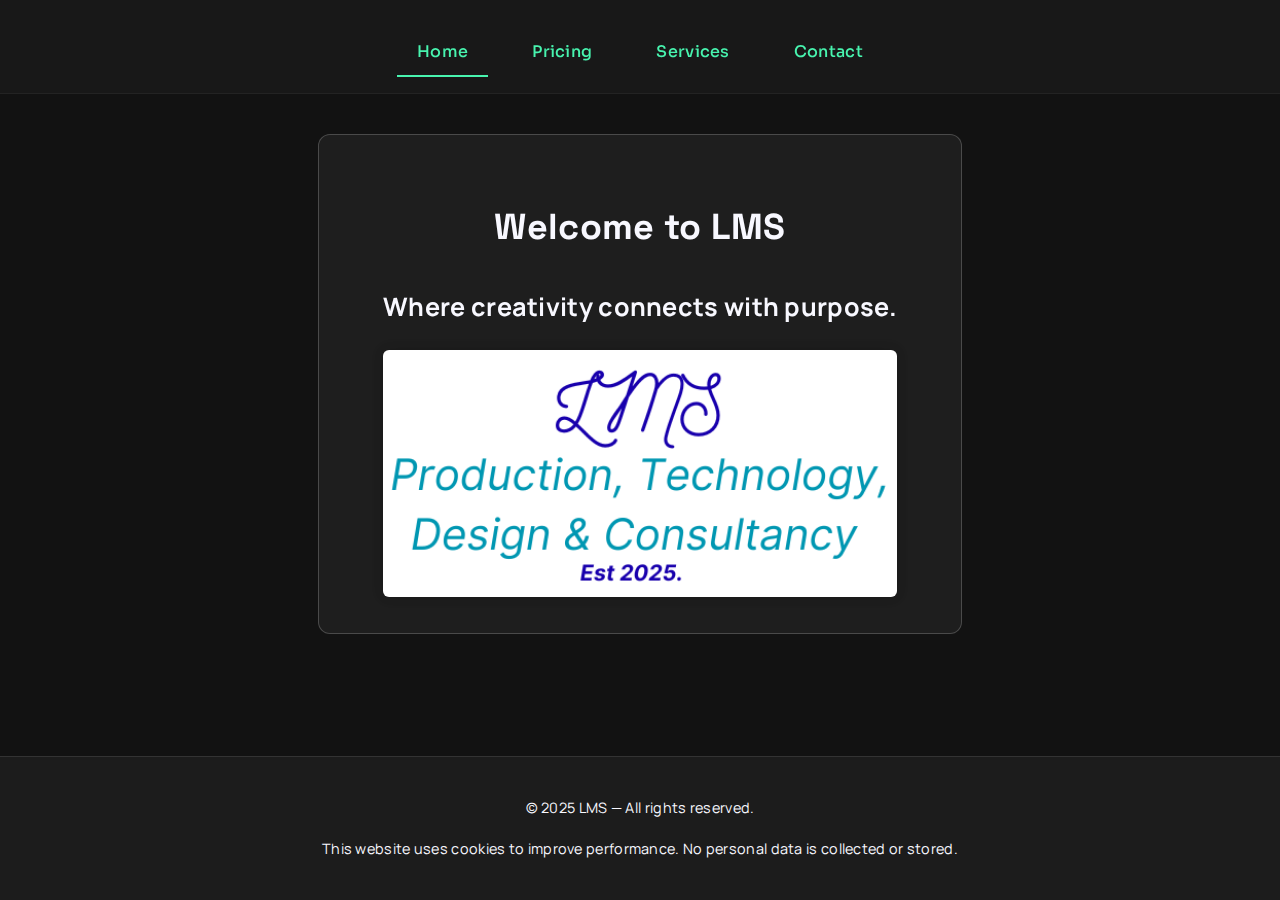
<file: index.html>
<!DOCTYPE html>
<html lang="en">
<head>
  <meta charset="UTF-8" />
  <meta name="viewport" content="width=device-width, initial-scale=1.0" />
  <meta name="description" content="Welcome to LMS – A clean, modern layout with glassmorphism styling, responsive navigation, and accessibility-focused design." />
  <title>Home - LMS</title>

  <!-- 👓 Google Fonts -->
  <link href="https://fonts.googleapis.com/css2?family=Manrope:wght@400;500;700&family=Space+Grotesk:wght@400;600;700&family=Sora:wght@400;600&display=swap" rel="stylesheet">

  <!-- 🎨 CSS & Scripts -->
  <link rel="stylesheet" href="style.css" />
  <script defer src="menu.js"></script>
</head>
<body>
  <div class="layout">

    <!-- 🍔 Hamburger Toggle Button -->
    <button class="hamburger" aria-label="Toggle Menu" aria-expanded="false">
      <div class="hamburger-icon-wrapper">
        <span class="menu-icon">&#9776;</span>
        <span class="close-icon" style="display: none;">&times;</span>
      </div>
    </button>

    <!-- 🧭 Navigation -->
    <header>
      <nav>
        <div class="nav-container">
          <ul class="nav-links" role="navigation" aria-label="Main navigation">
            <li><a href="index.html" class="active">Home</a></li>
            <li><a href="pricing.html">Pricing</a></li>
            <li><a href="services.html">Services</a></li>
            <li><a href="contact.html">Contact</a></li>
          </ul>
        </div>
      </nav>
    </header>

    <!-- 🏠 Main Content -->
    <main class="page-wrapper">
      <section class="card homepage-card">
        <h1 class="card-title">Welcome to LMS</h1>
        <h2 class="card-subtitle">Where creativity connects with purpose.</h2>
        <div class="image-wrapper">
          <img src="LMS.png" alt="Illustration representing LMS platform" class="logo" />
        </div>
      </section>
    </main>

    <!-- 🧭 Footer -->
    <footer class="site-footer">
      <p>&copy; 2025 LMS — All rights reserved.</p>
      <p>This website uses cookies to improve performance. No personal data is collected or stored.</p>
    </footer>
  </div>
</body>
</html>
</file>
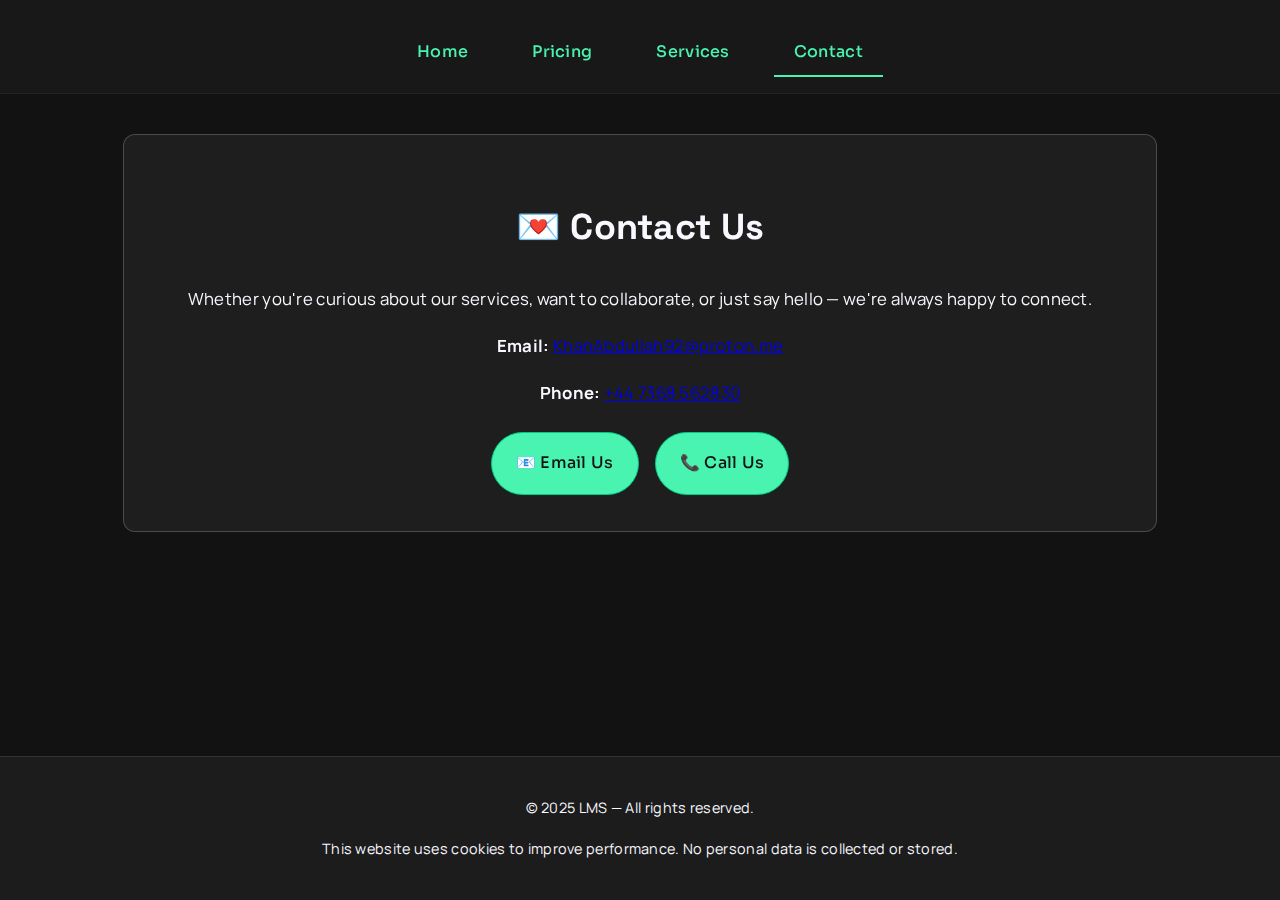
<file: contact.html>
<!DOCTYPE html>
<html lang="en">
<head>
  <meta charset="UTF-8" />
  <meta name="viewport" content="width=device-width, initial-scale=1.0" />
  <meta name="description" content="Reach out to LMS via email or phone — we’re here to support your creative and educational projects." />
  <title>Contact - LMS</title>

  <!-- 👓 Google Fonts -->
  <link href="https://fonts.googleapis.com/css2?family=Manrope:wght@400;500;700&family=Space+Grotesk:wght@400;600;700&family=Sora:wght@400;600&display=swap" rel="stylesheet">

  <!-- 🎨 CSS & JS -->
  <link rel="stylesheet" href="style.css" />
  <script defer src="menu.js"></script>
</head>
<body>
  <div class="layout">

    <!-- 🍔 Hamburger Toggle Button -->
    <button class="hamburger" aria-label="Toggle Menu" aria-expanded="false">
      <div class="hamburger-icon-wrapper">
        <span class="menu-icon">&#9776;</span>
        <span class="close-icon" style="display: none;">&times;</span>
      </div>
    </button>

    <!-- 🧭 Navigation -->
    <header>
      <nav>
        <div class="nav-container">
          <ul class="nav-links" role="navigation" aria-label="Main navigation">
            <li><a href="index.html">Home</a></li>
            <li><a href="pricing.html">Pricing</a></li>
            <li><a href="services.html">Services</a></li>
            <li><a href="contact.html" class="active">Contact</a></li>
          </ul>
        </div>
      </nav>
    </header>

    <!-- 💌 Contact Section -->
    <main class="page-wrapper">
      <section class="card contact-card">
        <h1 class="card-title">💌 Contact Us</h1>
        <p>Whether you're curious about our services, want to collaborate, or just say hello — we're always happy to connect.</p>
        <div class="contact-details">
          <p><strong>Email:</strong> <a href="mailto:KhanAbdullah92@proton.me">KhanAbdullah92@proton.me</a></p>
          <p><strong>Phone:</strong> <a href="tel:+447368562830">+44 7368 562830</a></p>
        </div>
        <div class="contact-actions">
          <a href="mailto:KhanAbdullah92@proton.me" class="contact-button">📧 Email Us</a>
          <a href="tel:+447368562830" class="contact-button">📞 Call Us</a>
        </div>
      </section>
    </main>

    <!-- 🧭 Footer -->
    <footer class="site-footer">
      <p>&copy; 2025 LMS — All rights reserved.</p>
      <p>This website uses cookies to improve performance. No personal data is collected or stored.</p>
    </footer>
  </div>
</body>
</html>
</file>
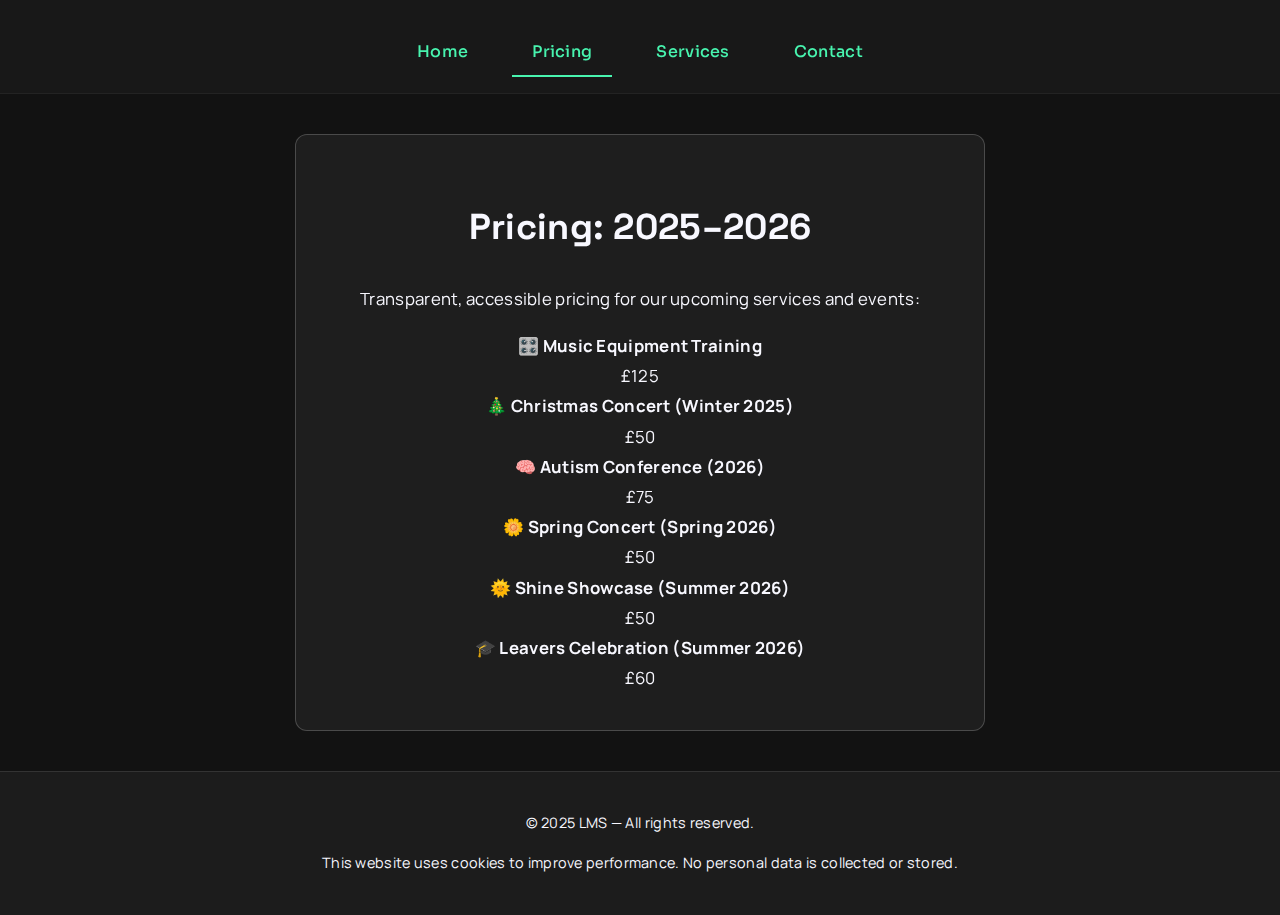
<file: pricing.html>
<!DOCTYPE html>
<html lang="en">
<head>
  <meta charset="UTF-8" />
  <meta name="viewport" content="width=device-width, initial-scale=1.0" />
  <meta name="description" content="Explore LMS pricing for creative services and events in 2025–2026." />
  <title>Pricing - LMS</title>

  <!-- 👓 Google Fonts -->
  <link href="https://fonts.googleapis.com/css2?family=Manrope:wght@400;500;700&family=Space+Grotesk:wght@400;600;700&family=Sora:wght@400;600&display=swap" rel="stylesheet">

  <!-- 🎨 Styles & Scripts -->
  <link rel="stylesheet" href="style.css" />
  <script defer src="menu.js"></script>
</head>
<body>
  <div class="layout">

    <!-- 🍔 Hamburger Toggle Button -->
    <button class="hamburger" aria-label="Toggle Menu" aria-expanded="false">
      <div class="hamburger-icon-wrapper">
        <span class="menu-icon">&#9776;</span>
        <span class="close-icon" style="display: none;">&times;</span>
      </div>
    </button>

    <!-- 🧭 Navigation -->
    <header>
      <nav>
        <div class="nav-container">
          <ul class="nav-links" role="navigation" aria-label="Main navigation">
            <li><a href="index.html">Home</a></li>
            <li><a href="pricing.html" class="active">Pricing</a></li>
            <li><a href="services.html">Services</a></li>
            <li><a href="contact.html">Contact</a></li>
          </ul>
        </div>
      </nav>
    </header>

    <!-- 💳 Pricing Section -->
    <main class="page-wrapper">
      <section class="card pricing-card">
        <h1 class="card-title">Pricing: 2025–2026</h1>
        <p>Transparent, accessible pricing for our upcoming services and events:</p>
        <div class="pricing-grid">
          <div class="pricing-item"><strong>🎛️ Music Equipment Training</strong><br>£125</div>
          <div class="pricing-item"><strong>🎄 Christmas Concert (Winter 2025)</strong><br>£50</div>
          <div class="pricing-item"><strong>🧠 Autism Conference (2026)</strong><br>£75</div>
          <div class="pricing-item"><strong>🌼 Spring Concert (Spring 2026)</strong><br>£50</div>
          <div class="pricing-item"><strong>🌞 Shine Showcase (Summer 2026)</strong><br>£50</div>
          <div class="pricing-item"><strong>🎓 Leavers Celebration (Summer 2026)</strong><br>£60</div>
        </div>
      </section>
    </main>

    <!-- 🧭 Footer -->
    <footer class="site-footer">
      <p>&copy; 2025 LMS — All rights reserved.</p>
      <p>This website uses cookies to improve performance. No personal data is collected or stored.</p>
    </footer>

  </div>
</body>
</html>
</file>
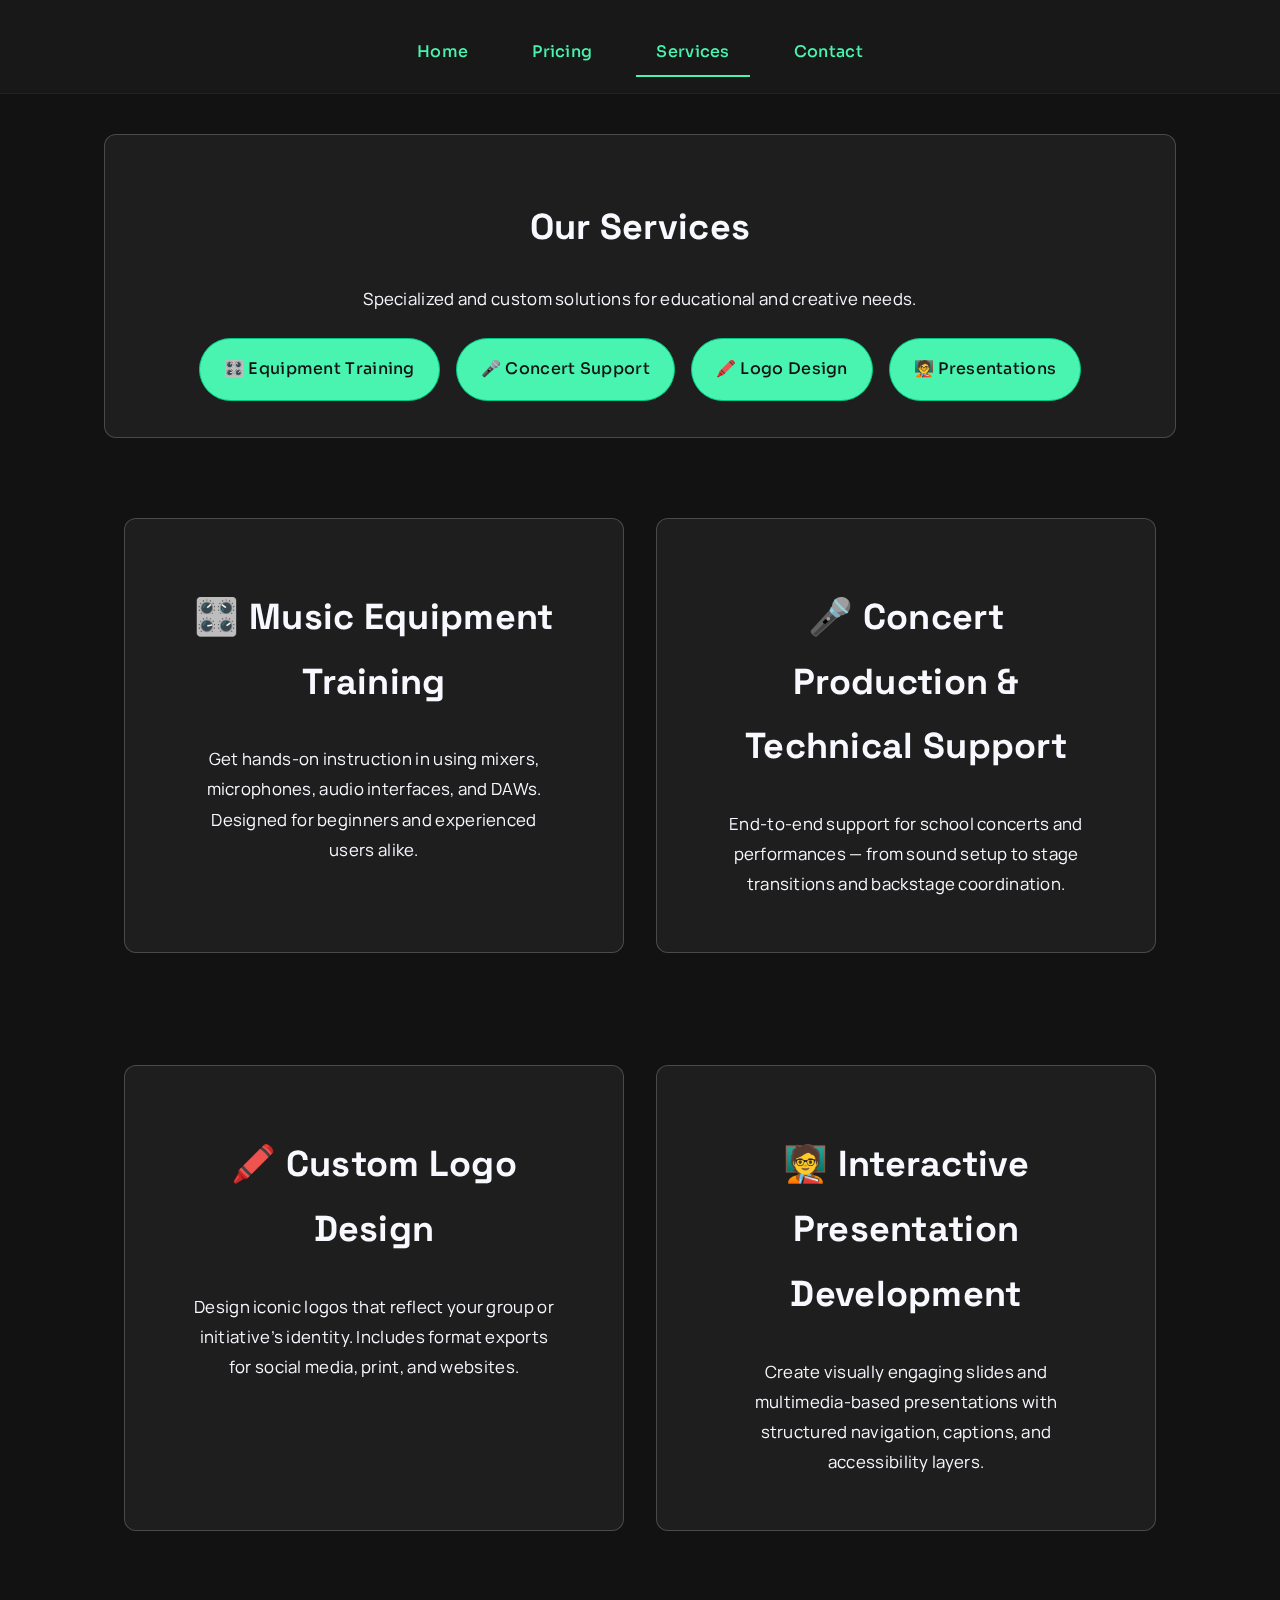
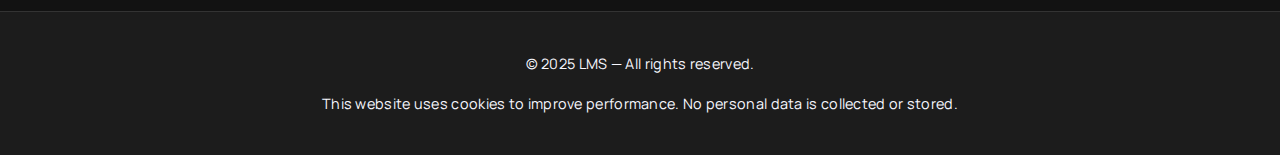
<file: services.html>
<!DOCTYPE html>
<html lang="en">
<head>
  <meta charset="UTF-8" />
  <meta name="viewport" content="width=device-width, initial-scale=1.0" />
  <meta name="description" content="Discover LMS services including audio training, logo creation, concert support, and presentation development." />
  <title>Services - LMS</title>

  <!-- 👓 Google Fonts -->
  <link href="https://fonts.googleapis.com/css2?family=Manrope:wght@400;500;700&family=Space+Grotesk:wght@400;600;700&family=Sora:wght@400;600&display=swap" rel="stylesheet">

  <!-- 🎨 CSS & JS -->
  <link rel="stylesheet" href="style.css" />
  <script defer src="menu.js"></script>
</head>
<body>
  <div class="layout">

    <!-- 🍔 Hamburger Toggle Button -->
    <button class="hamburger" aria-label="Toggle Menu" aria-expanded="false">
      <div class="hamburger-icon-wrapper">
        <span class="menu-icon">&#9776;</span>
        <span class="close-icon" style="display: none;">&times;</span>
      </div>
    </button>

    <!-- 🧭 Navigation -->
    <header>
      <nav>
        <div class="nav-container">
          <ul class="nav-links" role="navigation" aria-label="Main navigation">
            <li><a href="index.html">Home</a></li>
            <li><a href="pricing.html">Pricing</a></li>
            <li><a href="services.html" class="active">Services</a></li>
            <li><a href="contact.html">Contact</a></li>
          </ul>
        </div>
      </nav>
    </header>

    <!-- 💼 Services Overview -->
    <main class="page-wrapper">

      <section class="card jump-links">
        <h1 class="card-title">Our Services</h1>
        <p>Specialized and custom solutions for educational and creative needs.</p>
        <div class="contact-actions">
          <a href="#equipment" class="contact-button">🎛️ Equipment Training</a>
          <a href="#production" class="contact-button">🎤 Concert Support</a>
          <a href="#logo" class="contact-button">🖍️ Logo Design</a>
          <a href="#presentations" class="contact-button">🧑‍🏫 Presentations</a>
        </div>
      </section>

      <div class="card-grid">
        <section class="card" id="equipment">
          <h2 class="card-title">🎛️ Music Equipment Training</h2>
          <p>Get hands-on instruction in using mixers, microphones, audio interfaces, and DAWs. Designed for beginners and experienced users alike.</p>
        </section>

        <section class="card" id="production">
          <h2 class="card-title">🎤 Concert Production & Technical Support</h2>
          <p>End-to-end support for school concerts and performances — from sound setup to stage transitions and backstage coordination.</p>
        </section>

        <section class="card" id="logo">
          <h2 class="card-title">🖍️ Custom Logo Design</h2>
          <p>Design iconic logos that reflect your group or initiative’s identity. Includes format exports for social media, print, and websites.</p>
        </section>

        <section class="card" id="presentations">
          <h2 class="card-title">🧑‍🏫 Interactive Presentation Development</h2>
          <p>Create visually engaging slides and multimedia-based presentations with structured navigation, captions, and accessibility layers.</p>
        </section>
      </div>

    </main>

    <!-- 🧭 Footer -->
    <footer class="site-footer">
      <p>&copy; 2025 LMS — All rights reserved.</p>
      <p>This website uses cookies to improve performance. No personal data is collected or stored.</p>
    </footer>

  </div>
</body>
</html>
</file>
<file: style.css>
@keyframes fadeInSlide {
  0% { opacity: 0; transform: translateY(20px); }
  100% { opacity: 1; transform: translateY(0); }
}

/* 🌈 Variables */
:root {
  --color-primary: #48f4af;
  --color-secondary: #00c984;
  --bg-dark: #121212;
}

/* 🪐 Reset & Base */
*, *::before, *::after {
  box-sizing: border-box;
}
html, body {
  height: 100%;
  margin: 0;
  padding: 0;
  scroll-behavior: smooth;
}
body {
  font-family: 'Manrope', 'Sora', 'Space Grotesk', sans-serif;
  background-color: var(--bg-dark);
  color: #f8f8ff;
  font-size: clamp(0.95rem, 2vw, 1.05rem);
  line-height: 1.8;
  letter-spacing: 0.3px;
  text-align: center;
}

/* 🖱 Scrollbar */
::-webkit-scrollbar {
  width: 8px;
}
::-webkit-scrollbar-track {
  background: transparent;
}
::-webkit-scrollbar-thumb {
  background-color: var(--color-primary);
  border-radius: 4px;
}

/* 📦 Layout */
.layout {
  display: flex;
  flex-direction: column;
  min-height: 100vh;
}
.page-wrapper {
  flex: 1;
  max-width: 1200px;
  margin: 0 auto;
  padding: 0 5vw;
  box-sizing: border-box;
}

/* 🧭 Navigation */
nav {
  background-color: rgba(28, 28, 28, 0.6);
  backdrop-filter: blur(10px);
  border-bottom: 1px solid rgba(255,255,255,0.05);
  position: relative;
  z-index: 100;
}
.nav-container {
  display: flex;
  flex-direction: column;
  align-items: center;
  padding: 12px;
}
.nav-links {
  display: flex;
  flex-wrap: wrap;
  justify-content: center;
  list-style: none;
  gap: 24px;
  margin: 12px 0 0;
  padding: 0;
}
.nav-links a {
  font-family: 'Sora', sans-serif;
  color: var(--color-primary);
  text-decoration: none;
  font-weight: 500;
  padding: 14px 20px;
  font-size: 1rem;
  display: inline-flex;
  align-items: center;
  justify-content: center;
  transition: color 0.3s ease;
  position: relative;
  min-height: 48px;
}
.nav-links a:hover {
  color: var(--color-secondary);
}
.nav-links a.active::after {
  content: "";
  position: absolute;
  bottom: 4px;
  left: 0;
  width: 100%;
  height: 2px;
  background: var(--color-primary);
}
.hamburger {
  display: none;
  position: fixed;
  top: 16px;
  left: 16px;
  font-size: 2rem;
  z-index: 1001;
  background: none;
  border: none;
  color: var(--color-primary);
}

/* 🏠 Logo Image */
.logo {
  width: 100%;
  max-width: 480px;
  height: auto;
  object-fit: contain;
  display: block;
  margin: 2rem auto;
  border-radius: 12px;
  box-shadow: 0 0 12px rgba(0,0,0,0.2);
}

/* 🧱 Cards */
.card {
  background: rgba(255, 255, 255, 0.05);
  border: 1px solid rgba(255, 255, 255, 0.2);
  backdrop-filter: blur(16px);
  border-radius: 12px;
  padding: 4vh 5vw;
  margin: 40px auto;
  text-align: center;
  animation: fadeInSlide 0.6s ease forwards;
  transition: transform 0.6s ease, box-shadow 0.3s ease;
  position: relative;
}
.card:hover {
  transform: translateY(-6px);
  box-shadow: 0 0 24px rgba(72, 244, 175, 0.3);
}
.card-title {
  font-family: 'Space Grotesk', sans-serif;
  font-size: clamp(1.5rem, 4vw, 2.25rem);
}
.card img {
  max-width: 100%;
  height: auto;
  object-fit: cover;
  margin: 0 auto;
  border-radius: 6px;
}
.card-grid {
  display: grid;
  grid-template-columns: repeat(2, 1fr);
  gap: 32px;
  margin: 40px auto;
  padding: 0 20px;
  max-width: 1120px;
}

/* 💬 Buttons */
.contact-actions {
  display: flex;
  justify-content: center;
  flex-wrap: wrap;
  gap: 16px;
  margin-top: 24px;
}
.contact-button {
  font-family: 'Sora', sans-serif;
  position: relative;
  overflow: hidden;
  display: inline-flex;
  align-items: center;
  justify-content: center;
  padding: 16px 24px;
  background-color: var(--color-primary);
  color: var(--bg-dark);
  font-size: 1rem;
  font-weight: 500;
  text-decoration: none;
  border: 1px solid var(--color-secondary);
  border-radius: 999px;
  transition: background 0.3s ease, color 0.3s ease, box-shadow 0.3s ease, transform 0.1s ease;
  cursor: pointer;
  min-height: 48px;
}
.contact-button::after {
  content: "";
  position: absolute;
  top: 0;
  left: -100%;
  width: 100%;
  height: 100%;
  background: linear-gradient(to right, var(--color-primary), var(--color-secondary));
  transition: left 0.3s ease;
  z-index: -1;
}
.contact-button:hover::after {
  left: 0;
}
.contact-button:hover {
  color: #ffffff;
  box-shadow: 0 0 12px rgba(72, 244, 175, 0.8);
}
.contact-button:active {
  transform: scale(0.97);
  opacity: 0.95;
}

/* 📎 Footer */
.site-footer {
  margin-top: auto;
  background-color: #1c1c1c;
  padding: 24px 16px;
  font-size: 0.9rem;
  color: #f8f8ff;
  border-top: 1px solid #333;
  text-align: center;
}

/* 🧙 Utility */
.visually-hidden {
  position: absolute;
  width: 1px;
  height: 1px;
  overflow: hidden;
  clip: rect(0 0 0 0);
  white-space: nowrap;
  border: 0;
}

/* 🖨 Print Styles */
@media print {
  nav, .contact-actions, .site-footer {
    display: none;
  }
  body {
    background-color: #fff;
    color: #000;
    font-size: 12pt;
  }
  .card {
    box-shadow: none;
    border: none;
    page-break-inside: avoid;
  }
}

/* 📱 Mobile Nav & Layout */
@media (max-width: 768px) {
  html {
    font-size: 15px;
  }

  .nav-links {
    position: fixed;
    top: 0;
    left: 0;
    right: 0;
    bottom: 0;
    height: 100vh;
    justify-content: center;
    align-items: center;
    flex-direction: column;
    background-color: rgba(28, 28, 28, 0.8);
    backdrop-filter: blur(12px);
    padding: 32px;
    opacity: 0;
    transform: scaleY(0.95);
    pointer-events: none;
    visibility: hidden;
    transition: opacity 0.3s ease, transform 0.3s ease, visibility 0.3s ease;
    z-index: 999;
  }

  .nav-links.show {
    opacity: 1;
    transform: scaleY(1);
    pointer-events: auto;
    visibility: visible;
  }

  .hamburger {
    display: block;
  }

  .card-grid {
    grid-template-columns: 1fr;
    padding: 0 5vw;
  }

  .page-wrapper {
    padding: 0 5vw;
  }

  .logo {
    max-width: 95vw;
</file>
